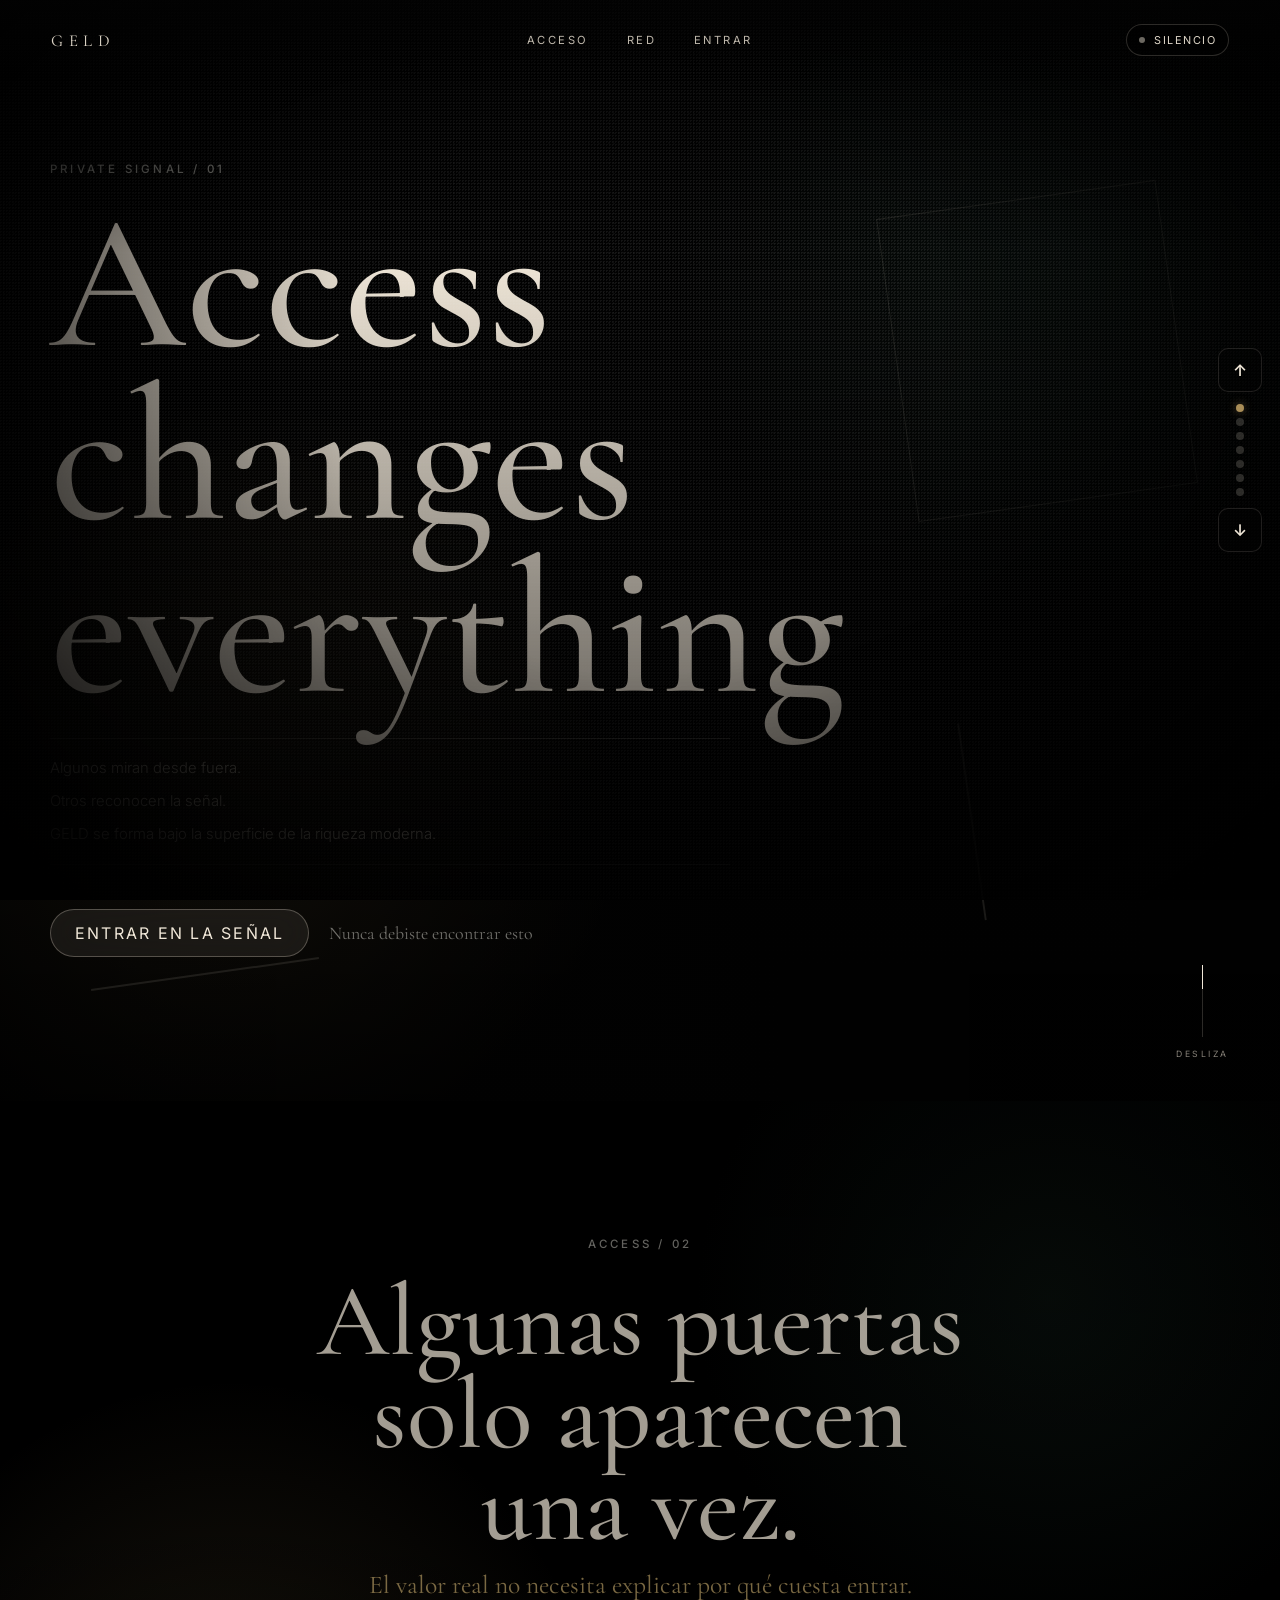
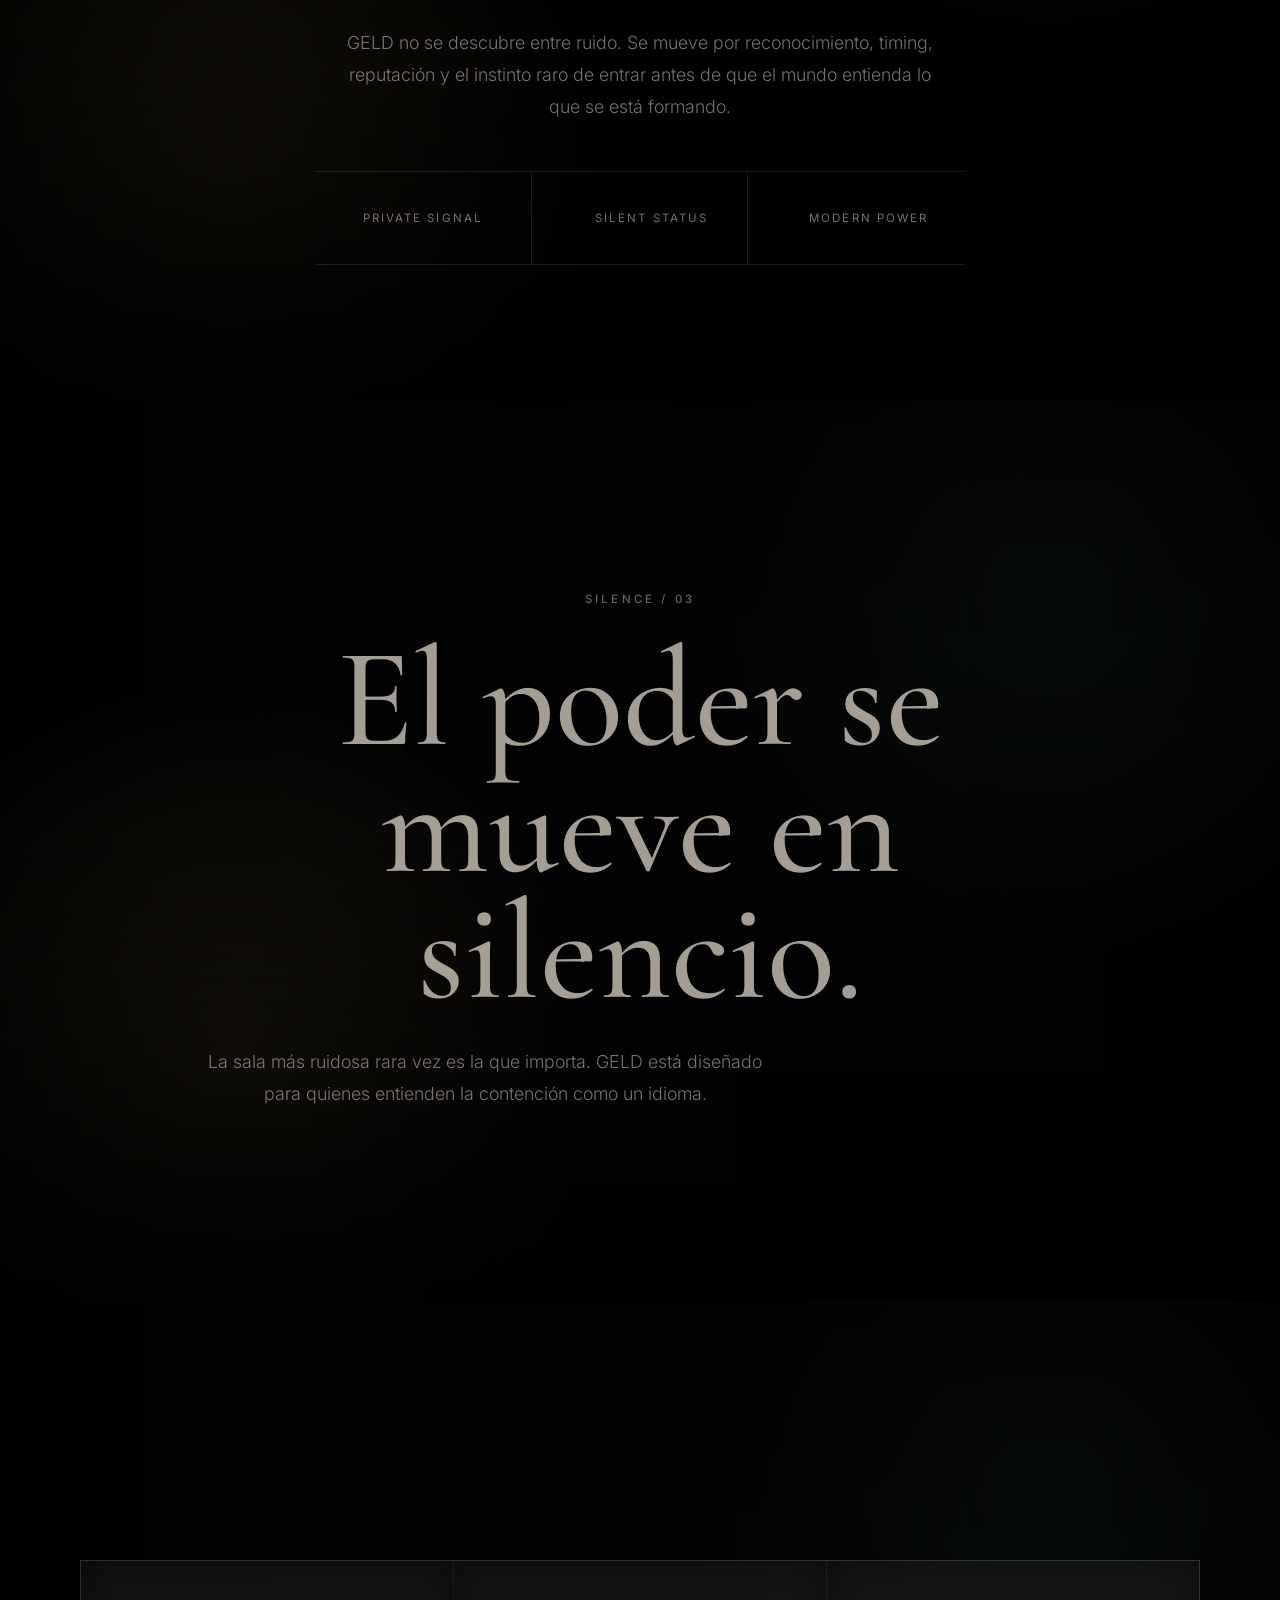
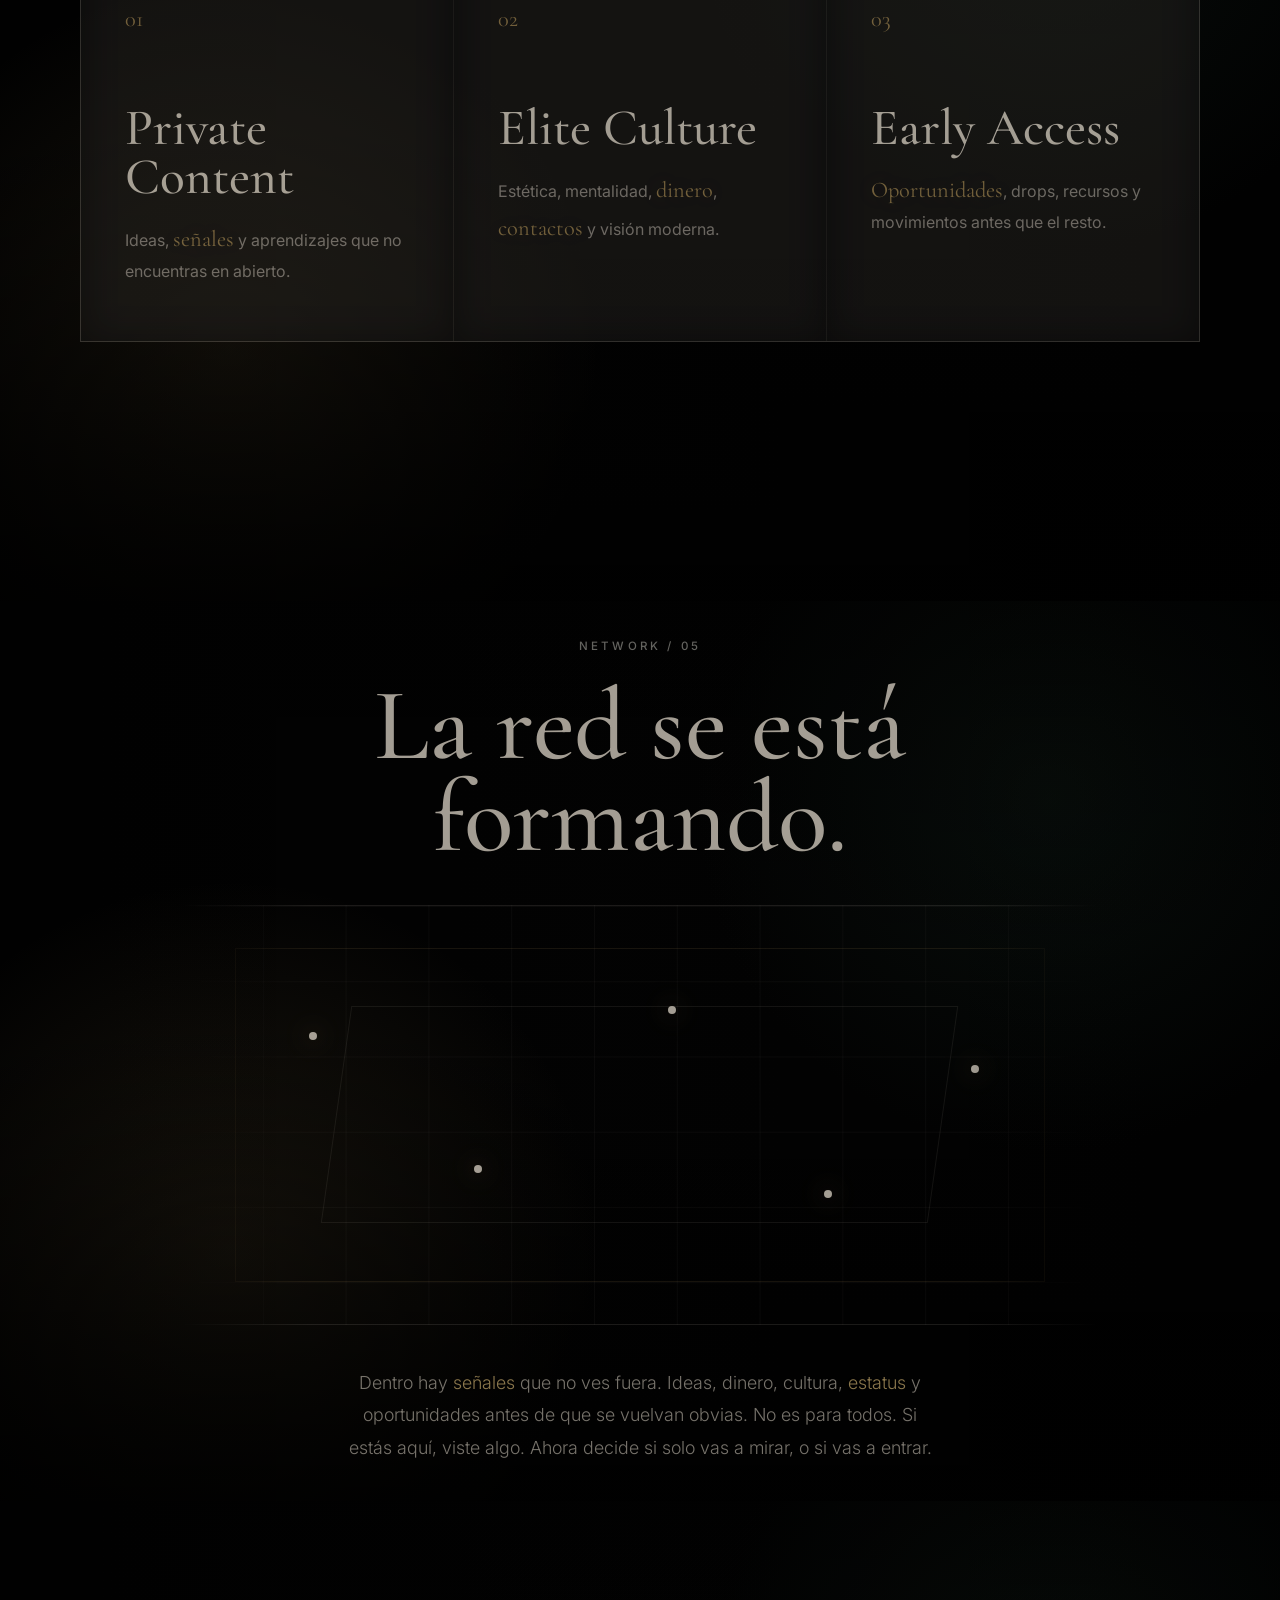
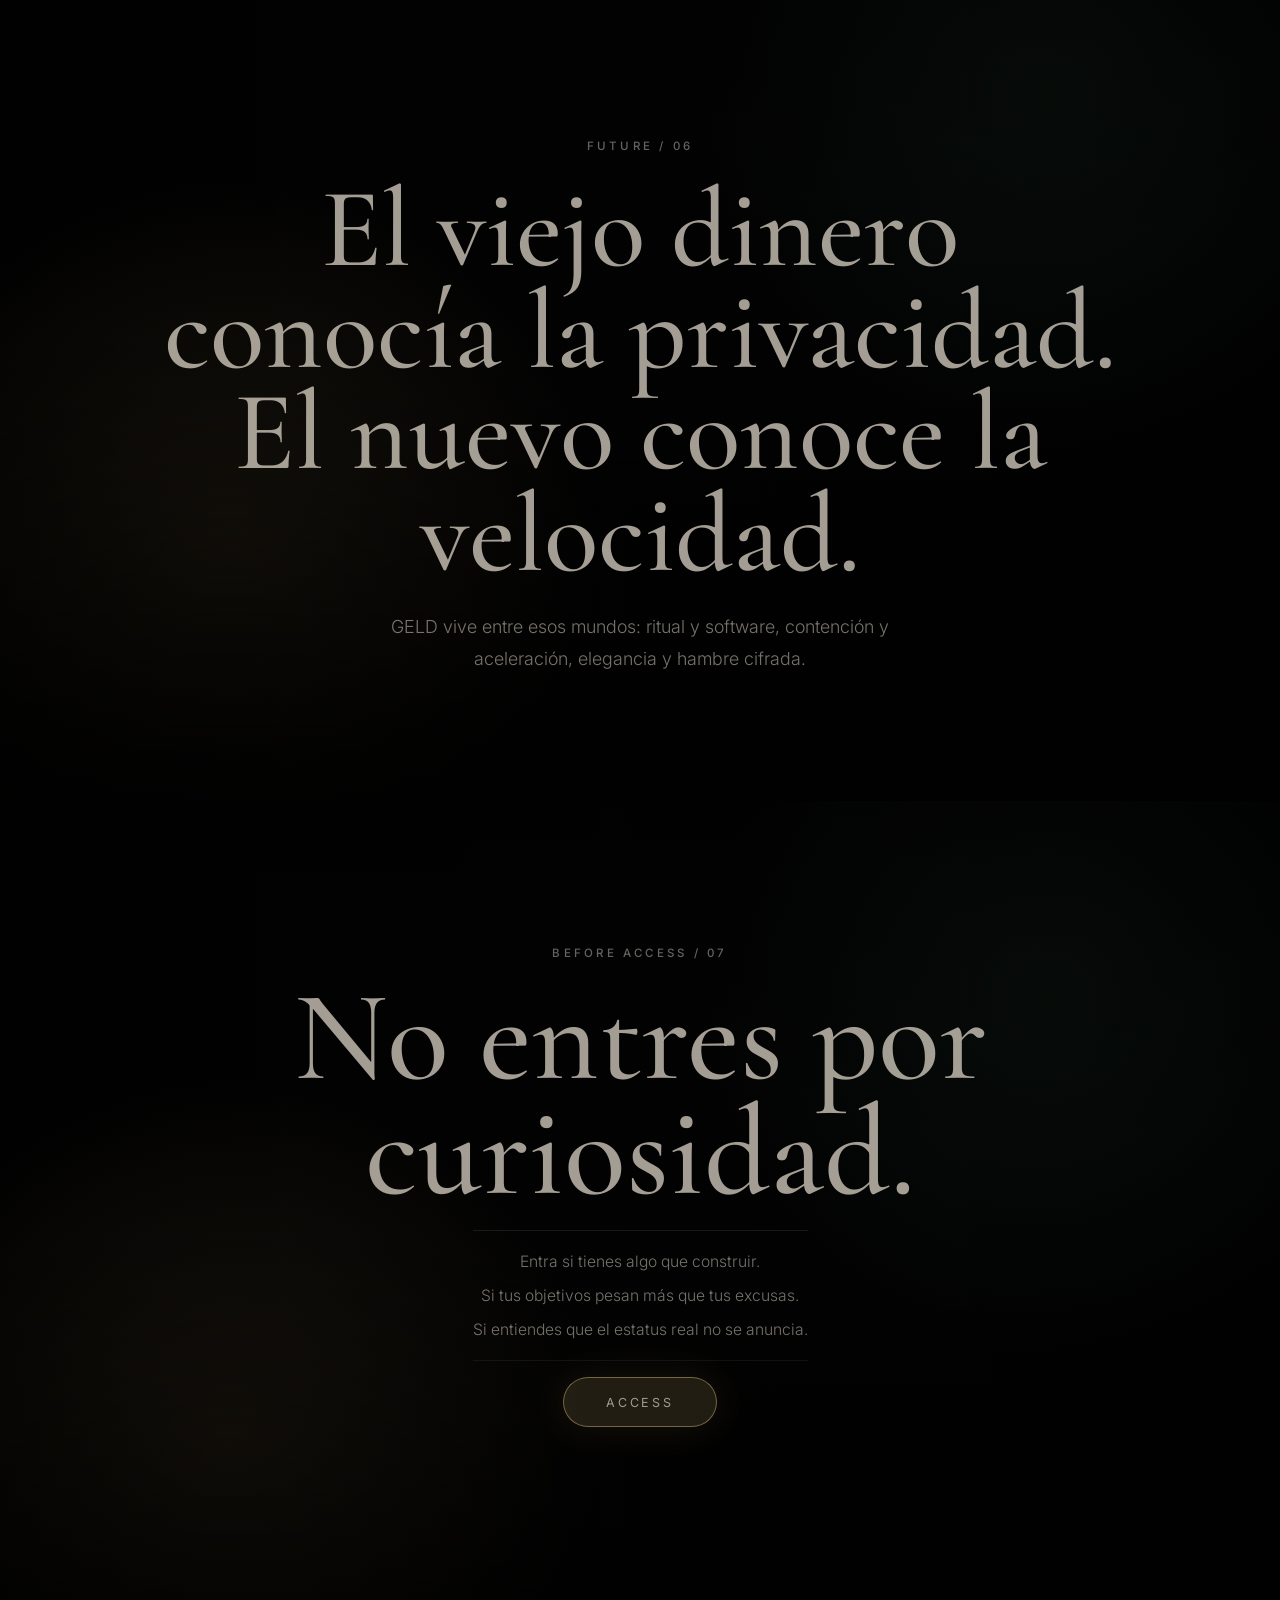
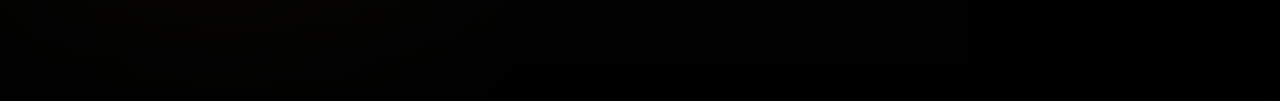
<file: index.html>
<!doctype html>
<html lang="es">
  <head>
    <meta charset="UTF-8" />
    <meta name="viewport" content="width=device-width, initial-scale=1.0" />
    <meta
      name="description"
      content="GELD is a private digital signal for future wealth, access, and quiet power."
    />
    <title>GELD - Private Signal</title>
    <link rel="preconnect" href="https://fonts.googleapis.com" />
    <link rel="preconnect" href="https://fonts.gstatic.com" crossorigin />
    <link
      href="https://fonts.googleapis.com/css2?family=Cormorant+Garamond:wght@400;500;600&family=Inter:wght@300;400;500;600&display=swap"
      rel="stylesheet"
    />
    <link rel="stylesheet" href="styles.css" />
  </head>
  <body>
    <div class="preloader" aria-hidden="true">
      <div class="preloader__mark">GELD</div>
      <div class="preloader__line"><span></span></div>
    </div>

    <canvas class="noise-field" aria-hidden="true"></canvas>
    <div class="grain" aria-hidden="true"></div>
    <div class="vignette" aria-hidden="true"></div>
    <div class="cursor" aria-hidden="true"></div>
    <div class="cursor-dot" aria-hidden="true"></div>

    <header class="topbar" aria-label="GELD navigation">
      <a class="brand magnetic" href="#intro" aria-label="GELD home">GELD</a>
      <nav class="nav-links" aria-label="Primary navigation">
        <a class="magnetic" href="#access">Acceso</a>
        <a class="magnetic" href="#network">Red</a>
        <a class="magnetic" href="#threshold">Entrar</a>
      </nav>
      <button class="audio-toggle magnetic" type="button" aria-pressed="false">
        <span class="audio-dot"></span>
        <span>Silencio</span>
      </button>
    </header>

    <nav id="section-nav" aria-label="Navegación de secciones">
      <button class="nav-btn" type="button" data-nav-prev aria-label="Sección anterior">↑</button>
      <div id="nav-dots" class="nav-dots" aria-hidden="false"></div>
      <button class="nav-btn" type="button" data-nav-next aria-label="Sección siguiente">↓</button>
    </nav>

    <main id="smooth-wrapper">
      <section class="hero scene" id="intro" data-theme="signal">
        <video
          class="scene-video"
          autoplay
          muted
          loop
          playsinline
          poster="https://images.unsplash.com/photo-1496747611176-843222e1e57c?auto=format&fit=crop&w=2200&q=85"
        >
          <source
            src="https://videos.pexels.com/video-files/853889/853889-hd_1920_1080_25fps.mp4"
            type="video/mp4"
          />
        </video>
        <div class="scene-image hero-fallback" aria-hidden="true"></div>
        <div class="hero__chrome" aria-hidden="true">
          <span></span>
          <span></span>
          <span></span>
        </div>
        <div class="scene-content hero-content">
          <p class="eyebrow reveal">Private Signal / 01</p>
          <h1 class="hero-title reveal">
            <span>Access</span>
            <span>changes</span>
            <span>everything</span>
          </h1>
          <div class="hero-laws reveal" aria-label="GELD principles">
            <p>Algunos miran desde fuera.</p>
            <p>Otros reconocen la señal.</p>
            <p>GELD se forma bajo la superficie de la riqueza moderna.</p>
          </div>
          <div class="hero-actions reveal">
            <a class="primary-cta magnetic" href="https://discord.gg/XQjuCmYg" target="_blank" rel="noopener noreferrer">Entrar en la Señal</a>
            <span class="whisper">Nunca debiste encontrar esto</span>
          </div>
        </div>
        <div class="scroll-cue" aria-hidden="true">
          <span></span>
          <small>Desliza</small>
        </div>
      </section>

      <section class="scene split-scene" id="access" data-theme="access">
        <div
          class="scene-image luxury-car-image"
          style="--image: url('https://unsplash.com/photos/b1rKiP0MzSo/download?force=true&w=2400')"
          aria-hidden="true"
        ></div>
        <div class="scene-content chapter">
          <p class="eyebrow reveal">Access / 02</p>
          <h2 class="chapter-title reveal">Algunas puertas solo aparecen una vez.</h2>
          <p class="value-line reveal">El valor real no necesita explicar por qué cuesta entrar.</p>
          <p class="chapter-copy reveal">
            GELD no se descubre entre ruido. Se mueve por reconocimiento, timing,
            reputación y el instinto raro de entrar antes de que el mundo
            entienda lo que se está formando.
          </p>
          <div class="chapter-grid reveal">
            <span>Private Signal</span>
            <span>Silent Status</span>
            <span>Modern Power</span>
          </div>
        </div>
      </section>

      <section class="scene editorial-scene" id="silence" data-theme="silence">
        <div
          class="scene-image silence-image"
          style="--image: url('https://unsplash.com/photos/8OBKKHrf73s/download?force=true&w=2200')"
          aria-hidden="true"
        ></div>
        <div class="scene-content editorial-panel">
          <p class="eyebrow reveal">Silence / 03</p>
          <blockquote class="quote reveal">El poder se mueve en silencio.</blockquote>
          <p class="chapter-copy reveal">
            La sala más ruidosa rara vez es la que importa. GELD está diseñado
            para quienes entienden la contención como un idioma.
          </p>
        </div>
      </section>

      <section class="scene wealth-scene" id="wealth" data-theme="wealth">
        <div
          class="scene-image"
          style="--image: url('https://images.unsplash.com/photo-1500530855697-b586d89ba3ee?auto=format&fit=crop&w=1800&q=85')"
          aria-hidden="true"
        ></div>
        <div class="wealth-stack">
          <article class="wealth-card reveal">
            <span>01</span>
            <h3>Private Content</h3>
            <p>Ideas, <span class="text-signal">señales</span> y aprendizajes que no encuentras en abierto.</p>
          </article>
          <article class="wealth-card reveal">
            <span>02</span>
            <h3>Elite Culture</h3>
            <p>Estética, mentalidad, <span class="text-signal">dinero</span>, <span class="text-signal">contactos</span> y visión moderna.</p>
          </article>
          <article class="wealth-card reveal">
            <span>03</span>
            <h3>Early Access</h3>
            <p><span class="text-signal">Oportunidades</span>, drops, recursos y movimientos antes que el resto.</p>
          </article>
        </div>
      </section>

      <section class="scene network-scene" id="network" data-theme="network">
        <div
          class="scene-image dubai-image"
          style="--image: url('https://unsplash.com/photos/88EbPHMFm3k/download?force=true&w=2400')"
          aria-hidden="true"
        ></div>
        <div class="scene-content network-copy">
          <p class="eyebrow reveal">Network / 05</p>
          <h2 class="chapter-title reveal">La red se está formando.</h2>
          <div class="signal-map reveal" aria-hidden="true">
            <span style="--x: 14%; --y: 30%"></span>
            <span style="--x: 32%; --y: 62%"></span>
            <span style="--x: 53%; --y: 24%"></span>
            <span style="--x: 70%; --y: 68%"></span>
            <span style="--x: 86%; --y: 38%"></span>
          </div>
          <p class="chapter-copy reveal">
            Dentro hay <span class="text-signal">señales</span> que no ves fuera.
            Ideas, dinero, cultura, <span class="text-signal">estatus</span> y
            oportunidades antes de que se vuelvan obvias. No es para todos. Si
            estás aquí, viste algo. Ahora decide si solo vas a mirar, o si vas a
            entrar.
          </p>
        </div>
      </section>

      <section class="scene future-scene" id="future" data-theme="future">
        <div
          class="scene-image future-image"
          style="--image: url('https://unsplash.com/photos/7i4YLibFcJM/download?force=true&w=2400')"
          aria-hidden="true"
        ></div>
        <div class="scene-content future-copy">
          <p class="eyebrow reveal">Future / 06</p>
          <h2 class="future-title reveal">El viejo dinero conocía la privacidad. El nuevo conoce la velocidad.</h2>
          <p class="chapter-copy reveal">
            GELD vive entre esos mundos: ritual y software, contención y
            aceleración, elegancia y hambre cifrada.
          </p>
        </div>
      </section>

      <section class="scene threshold-scene" id="threshold" data-theme="threshold">
        <div
          class="scene-image threshold-image"
          style="--image: url('https://unsplash.com/photos/XaVW0jy1hd4/download?force=true&w=2400')"
          aria-hidden="true"
        ></div>
        <div class="scene-content threshold-content">
          <p class="eyebrow reveal">Before Access / 07</p>
          <h2 class="threshold-title reveal">No entres por curiosidad.</h2>
          <div class="threshold-copy reveal">
            <p>Entra si tienes algo que construir.</p>
            <p>Si tus objetivos pesan más que tus excusas.</p>
            <p>Si entiendes que el estatus real no se anuncia.</p>
          </div>
          <button class="threshold-link" type="button" data-unlock-access>Access</button>
        </div>
      </section>

      <section class="scene final-scene is-locked" id="invitation" data-theme="invitation">
        <div
          class="scene-image"
          style="--image: url('https://images.pexels.com/photos/17717729/pexels-photo-17717729.jpeg?auto=compress&cs=tinysrgb&w=2400')"
          aria-hidden="true"
        ></div>
        <div class="final-orbit" aria-hidden="true"></div>
        <div class="scene-content final-content">
          <p class="eyebrow reveal">Final Invitation / 08</p>
          <h2 class="final-title reveal">La sala ya está en movimiento.</h2>
          <p class="final-copy reveal">
            Solicita acceso antes de que la señal desaparezca en manos privadas.
          </p>
          <form class="access-form reveal">
            <label for="email">Entrada privada</label>
            <div>
              <input id="email" name="email" type="email" placeholder="name@domain.com" autocomplete="email" />
              <button class="magnetic" type="submit">Solicitar Acceso</button>
            </div>
            <p class="form-note" role="status">La Red Espera</p>
          </form>
        </div>
      </section>
    </main>

    <section class="scene secret-scene" id="secret" aria-hidden="true">
      <div class="secret-overlay" aria-hidden="true"></div>
      <div class="scene-content secret-content">
        <h2 class="secret-title">Premium Server</h2>
        <p class="secret-sub">Private access - request entry</p>

        <form id="secret-form" class="secret-form" autocomplete="off">
          <label for="secret-email">Enter email:</label>
          <div class="secret-input-row">
            <input id="secret-email" name="email" type="email" required placeholder="name@domain.com" />
            <button type="submit" class="primary-cta">Send</button>
          </div>
          <p class="secret-note" aria-live="polite"></p>
        </form>

        <div class="secret-discord">
          <p>
            Accede a nuestro grupo gratuito en Discord y mantente dentro de la
            primera ola. El email sirve para la lista de espera de contenido
            exclusivo.
          </p>
          <a class="primary-cta discord-link" href="https://discord.gg/XQjuCmYg" target="_blank" rel="noopener noreferrer">Unirme</a>
        </div>
      </div>
    </section>

    <script src="script.js" defer></script>
  </body>
</html>
</file>
<file: styles.css>
:root {
  --black: #030303;
  --near: #080908;
  --smoke: #a6a19a;
  --warm: #f0e7d8;
  --silver: #c5c3bb;
  --gold: #a98d57;
  --green: #14241d;
  --line: rgba(240, 231, 216, 0.16);
  --ease: cubic-bezier(0.19, 1, 0.22, 1);
}

* {
  box-sizing: border-box;
}

html {
  background: var(--black);
  color: var(--warm);
  scroll-behavior: auto;
}

body {
  margin: 0;
  min-height: 100vh;
  overflow-x: hidden;
  background: var(--black);
  font-family: Inter, Arial, sans-serif;
  cursor: default;
}

a,
button,
input {
  font: inherit;
}

a {
  color: inherit;
  text-decoration: none;
}

button {
  color: inherit;
}

::selection {
  background: rgba(169, 141, 87, 0.35);
  color: var(--warm);
}

.preloader {
  position: fixed;
  inset: 0;
  z-index: 20;
  display: grid;
  place-items: center;
  background: #020202;
  transition: opacity 1.2s var(--ease), visibility 1.2s var(--ease);
}

.preloader.is-hidden {
  opacity: 0;
  visibility: hidden;
}

.preloader__mark {
  font-family: "Cormorant Garamond", Georgia, serif;
  font-size: clamp(2.8rem, 8vw, 8rem);
  letter-spacing: 0.18em;
  transform: translateX(0.08em);
}

.preloader__line {
  position: absolute;
  bottom: 20vh;
  width: min(280px, 52vw);
  height: 1px;
  overflow: hidden;
  background: rgba(240, 231, 216, 0.12);
}

.preloader__line span {
  display: block;
  width: 45%;
  height: 100%;
  background: var(--gold);
  animation: loadLine 1.8s var(--ease) infinite;
}

.grain,
.vignette,
.noise-field {
  position: fixed;
  inset: 0;
  pointer-events: none;
}

.noise-field {
  z-index: 2;
  opacity: 0.35;
  mix-blend-mode: screen;
}

.grain {
  z-index: 3;
  opacity: 0.15;
  background-image:
    radial-gradient(circle at 24% 18%, rgba(255, 255, 255, 0.5) 0 1px, transparent 1px),
    radial-gradient(circle at 78% 66%, rgba(255, 255, 255, 0.35) 0 1px, transparent 1px);
  background-size: 3px 3px, 5px 5px;
  animation: grainShift 0.75s steps(2) infinite;
}

.vignette {
  z-index: 4;
  background:
    radial-gradient(circle at 50% 42%, transparent 0 36%, rgba(0, 0, 0, 0.62) 74%, #000 100%),
    linear-gradient(180deg, rgba(0, 0, 0, 0.52), transparent 28%, rgba(0, 0, 0, 0.74));
}

.cursor,
.cursor-dot {
  position: fixed;
  z-index: 50;
  pointer-events: none;
  transform: translate(-50%, -50%);
  border-radius: 50%;
}

.cursor {
  width: 42px;
  height: 42px;
  border: 1px solid rgba(240, 231, 216, 0.38);
  box-shadow: 0 0 28px rgba(169, 141, 87, 0.12);
  transition: width 0.45s var(--ease), height 0.45s var(--ease), border-color 0.45s var(--ease);
}

.cursor-dot {
  width: 4px;
  height: 4px;
  background: var(--warm);
}

.cursor.is-active {
  width: 68px;
  height: 68px;
  border-color: rgba(169, 141, 87, 0.8);
}

.topbar {
  position: fixed;
  top: 0;
  left: 0;
  right: 0;
  z-index: 220;
  display: grid;
  grid-template-columns: 1fr auto 1fr;
  align-items: center;
  padding: 24px clamp(18px, 4vw, 56px);
  color: rgba(240, 231, 216, 0.82);
  mix-blend-mode: screen;
}

.brand {
  width: fit-content;
  font-family: "Cormorant Garamond", Georgia, serif;
  font-size: 1.05rem;
  letter-spacing: 0.34em;
}

.nav-links {
  display: flex;
  gap: clamp(18px, 3vw, 38px);
  font-size: 0.7rem;
  letter-spacing: 0.22em;
  text-transform: uppercase;
}

.audio-toggle {
  justify-self: end;
  display: inline-flex;
  align-items: center;
  gap: 9px;
  border: 1px solid rgba(240, 231, 216, 0.18);
  border-radius: 999px;
  padding: 8px 12px;
  background: rgba(3, 3, 3, 0.26);
  backdrop-filter: blur(18px);
  font-size: 0.68rem;
  letter-spacing: 0.14em;
  text-transform: uppercase;
}

.audio-dot {
  width: 6px;
  height: 6px;
  border-radius: 50%;
  background: rgba(240, 231, 216, 0.45);
  box-shadow: 0 0 0 transparent;
}

.audio-toggle[aria-pressed="true"] .audio-dot {
  background: var(--gold);
  box-shadow: 0 0 18px rgba(169, 141, 87, 0.8);
}

#smooth-wrapper {
  position: relative;
  inset: 0;
  width: 100%;
}

.scene {
  position: relative;
  display: grid;
  min-height: 100vh;
  overflow: hidden;
  isolation: isolate;
  background: var(--black);
  transition: opacity 0.9s var(--ease), transform 0.9s var(--ease);
}

.scene::before,
.scene::after {
  position: absolute;
  inset: 0;
  z-index: -1;
  content: "";
  pointer-events: none;
}

.scene::before {
  background:
    radial-gradient(circle at 18% 72%, rgba(169, 141, 87, 0.14), transparent 30%),
    radial-gradient(circle at 82% 22%, rgba(20, 36, 29, 0.34), transparent 28%),
    linear-gradient(90deg, rgba(0, 0, 0, 0.76), rgba(0, 0, 0, 0.18) 48%, rgba(0, 0, 0, 0.78));
}

.scene::after {
  background: linear-gradient(180deg, rgba(0, 0, 0, 0.38), transparent 45%, rgba(0, 0, 0, 0.88));
  opacity: 0.92;
  transition: opacity 1.1s var(--ease);
}

.scene.is-active::after {
  opacity: 0.72;
}

.scene .scene-content,
.scene .wealth-stack {
  transition: opacity 1s var(--ease);
}

.scene:not(.is-active) .scene-content,
.scene:not(.is-active) .wealth-stack {
  opacity: 0.68;
}

.scene.is-active .scene-content,
.scene.is-active .wealth-stack {
  opacity: 1;
}

.scene-video,
.scene-image {
  position: absolute;
  inset: -4%;
  z-index: -3;
  width: 108%;
  height: 108%;
  object-fit: cover;
  filter: saturate(0.68) contrast(1.12) brightness(0.54) blur(1px);
  transform: scale(1.04);
}

.scene-image {
  background-image: var(--image);
  background-position: center;
  background-size: cover;
}

.hero-fallback {
  --image: url("https://images.unsplash.com/photo-1500530855697-b586d89ba3ee?auto=format&fit=crop&w=2200&q=85");
  z-index: -4;
}

.luxury-car-image {
  background-color: #030303;
  background-position: 70% center;
  background-repeat: no-repeat;
  background-size: cover;
  filter: saturate(0.48) contrast(1.28) brightness(0.68) blur(0.1px);
}

.dubai-image {
  background-position: center;
  filter: saturate(0.68) contrast(1.2) brightness(0.72) blur(0.12px);
}

.silence-image {
  background-position: center;
  filter: saturate(0.5) contrast(1.32) brightness(0.52) blur(0.2px);
}

.future-image {
  background-position: center;
  filter: saturate(0.62) contrast(1.2) brightness(0.58) blur(0.12px);
}

.value-line {
  width: fit-content;
  margin: -6px 0 2px;
  padding-left: 18px;
  border-left: 1px solid rgba(169, 141, 87, 0.54);
  color: rgba(216, 185, 118, 0.82);
  font-family: "Cormorant Garamond", Georgia, serif;
  font-size: clamp(1.18rem, 2vw, 1.9rem);
  line-height: 1.2;
}

.scene-content {
  position: relative;
  z-index: 1;
  width: min(1180px, calc(100% - 36px));
  margin: 0 auto;
}

.hero {
  align-items: end;
  min-height: 112vh;
  padding: 18vh 0 16vh;
}

.hero__chrome span {
  position: absolute;
  border: 1px solid rgba(240, 231, 216, 0.1);
  transform: rotate(-8deg);
}

.hero__chrome span:nth-child(1) {
  right: 8vw;
  top: 22vh;
  width: 22vw;
  height: 34vh;
}

.hero__chrome span:nth-child(2) {
  left: 7vw;
  bottom: 14vh;
  width: 18vw;
  height: 1px;
}

.hero__chrome span:nth-child(3) {
  right: 24vw;
  bottom: 20vh;
  width: 1px;
  height: 22vh;
}

.hero-content {
  display: grid;
  gap: 22px;
}

.eyebrow {
  margin: 0;
  color: rgba(197, 195, 187, 0.74);
  font-size: 0.72rem;
  font-weight: 500;
  letter-spacing: 0.28em;
  text-transform: uppercase;
}

.hero-title,
.chapter-title,
.future-title,
.final-title,
.quote {
  margin: 0;
  font-family: "Cormorant Garamond", Georgia, serif;
  font-weight: 500;
  line-height: 0.9;
}

.hero-title {
  max-width: 980px;
  font-size: clamp(5rem, 15vw, 16rem);
  letter-spacing: 0;
}

.hero-title span {
  display: block;
}

.hero-copy,
.chapter-copy,
.final-copy {
  max-width: 590px;
  margin: 0;
  color: rgba(240, 231, 216, 0.72);
  font-size: clamp(1rem, 1.4vw, 1.24rem);
  font-weight: 300;
  line-height: 1.8;
}

.hero-laws {
  display: grid;
  max-width: 680px;
  gap: 10px;
  margin: 0;
  padding: 18px 0;
  border-top: 1px solid rgba(240, 231, 216, 0.16);
  border-bottom: 1px solid rgba(240, 231, 216, 0.12);
}

.hero-laws p {
  margin: 0;
  color: rgba(240, 231, 216, 0.72);
  font-size: clamp(0.92rem, 1.16vw, 1.08rem);
  font-weight: 300;
  line-height: 1.55;
}

.hero-actions {
  display: flex;
  flex-wrap: wrap;
  align-items: center;
  gap: 20px;
  margin-top: 22px;
}

.primary-cta,
.access-form button {
  display: inline-flex;
  min-height: 48px;
  align-items: center;
  justify-content: center;
  border: 1px solid rgba(240, 231, 216, 0.28);
  border-radius: 999px;
  padding: 0 24px;
  background: rgba(240, 231, 216, 0.08);
  color: var(--warm);
  letter-spacing: 0.14em;
  text-transform: uppercase;
  backdrop-filter: blur(18px);
  transition: background 0.6s var(--ease), border-color 0.6s var(--ease), transform 0.6s var(--ease);
}

.primary-cta:hover,
.access-form button:hover {
  border-color: rgba(169, 141, 87, 0.8);
  background: rgba(169, 141, 87, 0.14);
}

.whisper {
  color: rgba(197, 195, 187, 0.56);
  font-family: "Cormorant Garamond", Georgia, serif;
  font-size: 1.12rem;
}

.scroll-cue {
  position: absolute;
  right: clamp(20px, 4vw, 58px);
  bottom: 42px;
  z-index: 2;
  display: grid;
  justify-items: center;
  gap: 12px;
  color: rgba(240, 231, 216, 0.56);
  font-size: 0.65rem;
  letter-spacing: 0.24em;
  text-transform: uppercase;
}

.scroll-cue span {
  width: 1px;
  height: 72px;
  overflow: hidden;
  background: rgba(240, 231, 216, 0.18);
}

.scroll-cue span::after {
  display: block;
  width: 100%;
  height: 24px;
  background: var(--warm);
  content: "";
  animation: scrollPulse 2.8s var(--ease) infinite;
}

.split-scene {
  align-items: center;
}

.chapter {
  display: grid;
  max-width: 680px;
  margin-left: clamp(18px, 9vw, 130px);
  gap: 24px;
}

.chapter-title {
  max-width: 720px;
  font-size: clamp(3.4rem, 8vw, 8.8rem);
}

.chapter-grid {
  display: grid;
  width: min(100%, 650px);
  grid-template-columns: repeat(3, 1fr);
  margin-top: 24px;
  border-top: 1px solid var(--line);
  border-bottom: 1px solid var(--line);
}

.chapter-grid span {
  min-height: 92px;
  display: grid;
  align-items: center;
  border-right: 1px solid var(--line);
  color: rgba(240, 231, 216, 0.72);
  font-size: 0.72rem;
  letter-spacing: 0.18em;
  text-transform: uppercase;
}

.chapter-grid span:last-child {
  border-right: 0;
  padding-left: 24px;
}

.chapter-grid span:not(:first-child) {
  padding-left: 24px;
}

.editorial-scene {
  align-items: center;
}

.editorial-panel {
  display: grid;
  max-width: 900px;
  gap: 30px;
  text-align: center;
}

.quote {
  font-size: clamp(4rem, 11vw, 13rem);
}

.wealth-scene {
  align-items: center;
}

.wealth-stack {
  position: relative;
  z-index: 1;
  display: grid;
  width: min(1120px, calc(100% - 36px));
  grid-template-columns: repeat(3, 1fr);
  gap: 1px;
  margin: 0 auto;
  border: 1px solid var(--line);
  background: var(--line);
}

.wealth-card {
  min-height: 380px;
  padding: clamp(24px, 4vw, 44px);
  background: rgba(3, 3, 3, 0.62);
  backdrop-filter: blur(18px);
}

.wealth-card span {
  color: var(--gold);
  font-family: "Cormorant Garamond", Georgia, serif;
  font-size: 1.4rem;
}

.wealth-card h3 {
  margin: 72px 0 18px;
  font-family: "Cormorant Garamond", Georgia, serif;
  font-size: clamp(2.3rem, 4vw, 4.4rem);
  font-weight: 500;
  line-height: 0.95;
}

.wealth-card p {
  margin: 0;
  color: rgba(240, 231, 216, 0.62);
  line-height: 1.7;
}

.text-signal {
  color: rgba(216, 185, 118, 0.94);
  text-shadow: 0 0 22px rgba(169, 141, 87, 0.22);
}

.network-scene {
  align-items: center;
}

.network-copy {
  display: grid;
  gap: 26px;
}

.signal-map {
  position: relative;
  width: min(920px, 100%);
  height: clamp(240px, 42vw, 420px);
  margin: 16px 0;
  border-top: 1px solid var(--line);
  border-bottom: 1px solid var(--line);
  background:
    linear-gradient(rgba(240, 231, 216, 0.05) 1px, transparent 1px),
    linear-gradient(90deg, rgba(240, 231, 216, 0.05) 1px, transparent 1px);
  background-size: 9% 18%;
  mask-image: linear-gradient(90deg, transparent, #000 14%, #000 86%, transparent);
}

.signal-map::before,
.signal-map::after {
  position: absolute;
  inset: 10% 6%;
  border: 1px solid rgba(169, 141, 87, 0.2);
  content: "";
}

.signal-map::after {
  inset: 24% 17%;
  border-color: rgba(240, 231, 216, 0.11);
  transform: skewX(-8deg);
}

.signal-map span {
  position: absolute;
  left: var(--x);
  top: var(--y);
  width: 8px;
  height: 8px;
  border-radius: 50%;
  background: var(--warm);
  box-shadow: 0 0 26px rgba(169, 141, 87, 0.75);
  animation: breathe 4s var(--ease) infinite;
}

.future-scene {
  align-items: end;
  padding-bottom: 14vh;
}

.future-copy {
  display: grid;
  justify-items: end;
  gap: 26px;
  text-align: right;
}

.future-title {
  width: min(980px, 100%);
  font-size: clamp(3.4rem, 8.8vw, 10rem);
}

.future-copy .chapter-copy {
  margin-left: auto;
}

.threshold-scene {
  align-items: center;
}

.threshold-image {
  background-position: center;
  filter: saturate(0.52) contrast(1.25) brightness(0.44) blur(0.12px);
}

.threshold-content {
  display: grid;
  max-width: 980px;
  gap: 20px;
  justify-items: center;
  text-align: center;
  transform: translateY(-7vh);
}

#section-nav {
  position: fixed;
  right: 18px;
  top: 50%;
  z-index: 70;
  display: grid;
  gap: 12px;
  align-items: center;
  transform: translateY(-50%);
}

.nav-btn {
  display: inline-grid;
  width: 44px;
  height: 44px;
  place-items: center;
  border: 1px solid rgba(240, 231, 216, 0.12);
  border-radius: 10px;
  background: rgba(3, 3, 3, 0.36);
  color: var(--warm);
  cursor: pointer;
  font-weight: 600;
}

.nav-btn:active {
  transform: translateY(1px);
}

.nav-dots {
  display: grid;
  gap: 6px;
  justify-items: center;
}

.nav-dots button {
  width: 8px;
  height: 8px;
  border: 0;
  border-radius: 50%;
  padding: 0;
  background: rgba(240, 231, 216, 0.18);
  cursor: pointer;
}

.nav-dots button.active {
  background: var(--gold);
  box-shadow: 0 0 8px rgba(169, 141, 87, 0.5);
}

.threshold-title {
  max-width: 900px;
  margin: 0;
  font-family: "Cormorant Garamond", Georgia, serif;
  font-size: clamp(4rem, 10vw, 12rem);
  font-weight: 500;
  line-height: 0.9;
}

.threshold-copy {
  display: grid;
  max-width: 620px;
  gap: 9px;
  padding: 18px 0;
  border-top: 1px solid rgba(240, 231, 216, 0.14);
  border-bottom: 1px solid rgba(240, 231, 216, 0.1);
}

.threshold-copy p {
  margin: 0;
  color: rgba(240, 231, 216, 0.72);
  font-size: clamp(0.98rem, 1.2vw, 1.14rem);
  font-weight: 300;
  line-height: 1.6;
}

.threshold-link {
  position: relative;
  z-index: 8;
  display: inline-flex;
  min-height: 50px;
  align-items: center;
  justify-content: center;
  border: 1px solid rgba(216, 185, 118, 0.74);
  border-radius: 999px;
  margin-top: 0;
  padding: 0 42px;
  background: rgba(216, 185, 118, 0.22);
  color: rgba(240, 231, 216, 0.98);
  box-shadow: 0 0 38px rgba(169, 141, 87, 0.2);
  font-size: 0.78rem;
  letter-spacing: 0.22em;
  text-transform: uppercase;
  opacity: 1;
  visibility: visible;
  pointer-events: auto;
  cursor: pointer;
  transform: translateY(-4px);
  transition: border-color 0.6s var(--ease), background 0.6s var(--ease), box-shadow 0.6s var(--ease), transform 0.6s var(--ease);
}

.threshold-link:hover {
  border-color: rgba(240, 231, 216, 0.78);
  background: rgba(216, 185, 118, 0.32);
  box-shadow: 0 0 48px rgba(169, 141, 87, 0.28);
  transform: translateY(-7px);
}

.final-scene {
  min-height: 112vh;
  align-items: center;
  text-align: center;
}

.final-scene .scene-image {
  filter: saturate(0.54) contrast(1.24) brightness(0.5) blur(0.14px);
}

.final-scene.is-locked {
  display: none;
}

body.access-mode #smooth-wrapper .scene:not(.final-scene) {
  display: none;
}

.secret-scene {
  position: fixed;
  inset: 0;
  z-index: 100;
  display: none;
  place-items: center;
  background: rgba(0, 0, 0, 0.82);
}

.secret-scene[aria-hidden="false"] {
  display: grid;
}

.secret-overlay {
  position: absolute;
  inset: 0;
  background: linear-gradient(180deg, rgba(0, 0, 0, 0.6), rgba(0, 0, 0, 0.85));
  pointer-events: none;
}

.secret-content {
  position: relative;
  z-index: 110;
  width: min(640px, calc(100% - 48px));
  padding: 36px;
  border: 1px solid rgba(240, 231, 216, 0.08);
  border-radius: 14px;
  background: rgba(3, 3, 3, 0.6);
  color: var(--warm);
  text-align: center;
  backdrop-filter: blur(8px);
  box-shadow: 0 10px 40px rgba(0, 0, 0, 0.6), 0 0 80px rgba(169, 141, 87, 0.03) inset;
}

.secret-title {
  margin: 0 0 6px;
  font-family: "Cormorant Garamond", Georgia, serif;
  font-size: 2.6rem;
}

.secret-sub {
  margin: 0 0 18px;
  color: rgba(240, 231, 216, 0.72);
}

.secret-form label {
  display: block;
  margin-bottom: 8px;
  color: rgba(240, 231, 216, 0.6);
  font-size: 0.7rem;
  letter-spacing: 0.14em;
  text-transform: uppercase;
}

.secret-input-row {
  display: flex;
  align-items: center;
  justify-content: center;
  gap: 10px;
}

.secret-input-row input {
  min-width: 220px;
  border: 1px solid rgba(240, 231, 216, 0.08);
  border-radius: 8px;
  padding: 12px 14px;
  background: rgba(255, 255, 255, 0.02);
  color: var(--warm);
}

.secret-input-row input:focus {
  outline: none;
}

.secret-input-row .primary-cta {
  border: 1px solid rgba(240, 231, 216, 0.28);
  border-radius: 999px;
  padding: 12px 20px;
  background: rgba(240, 231, 216, 0.08);
}

.secret-note {
  margin-top: 12px;
  color: rgba(169, 141, 87, 0.9);
}

.secret-discord {
  display: grid;
  gap: 14px;
  margin-top: 22px;
  text-align: center;
}

.secret-discord p {
  max-width: 520px;
  margin: 0 auto;
  color: rgba(240, 231, 216, 0.78);
  font-size: 0.9rem;
  line-height: 1.6;
}

.secret-discord .discord-link {
  width: fit-content;
  margin: 0 auto;
  padding: 12px 24px;
  letter-spacing: 0.18em;
}

.crash body,
.crash .scene-content,
.crash header,
.crash .topbar,
.crash .nav-links {
  animation: glitch-translate 0.7s steps(1, end) both;
  filter: contrast(1.1) saturate(1.05) brightness(0.88) hue-rotate(-4deg) blur(0.35px);
}

.crash::before,
.crash::after {
  position: fixed;
  inset: 0;
  z-index: 95;
  content: "";
  pointer-events: none;
}

.crash::before {
  background: linear-gradient(90deg, rgba(0, 255, 90, 0.03), transparent 12%);
  mix-blend-mode: screen;
  animation: glitch-rgb 0.8s steps(3, end) infinite;
}

.crash::after {
  opacity: 0.65;
  background:
    repeating-linear-gradient(0deg, rgba(0, 0, 0, 0.12) 0 1px, rgba(0, 0, 0, 0.02) 1px 2px),
    linear-gradient(180deg, rgba(0, 255, 90, 0.015), transparent 30%);
  mix-blend-mode: multiply;
  animation: glitch-rgb 0.8s steps(4, end) infinite;
}

.final-orbit {
  position: absolute;
  left: 50%;
  top: 50%;
  width: min(76vw, 760px);
  aspect-ratio: 1;
  border: 1px solid rgba(240, 231, 216, 0.1);
  border-radius: 50%;
  transform: translate(-50%, -50%);
  animation: orbit 18s linear infinite;
}

.final-orbit::before,
.final-orbit::after {
  position: absolute;
  inset: 13%;
  border: 1px solid rgba(169, 141, 87, 0.13);
  border-radius: 50%;
  content: "";
}

.final-orbit::after {
  inset: 31%;
}

.final-content {
  display: grid;
  justify-items: center;
  gap: 24px;
}

.final-title {
  max-width: 1000px;
  font-size: clamp(4rem, 10vw, 12rem);
}

.final-copy {
  margin-bottom: 16px;
}

.access-form {
  display: grid;
  width: min(590px, 100%);
  gap: 12px;
}

.access-form label {
  color: rgba(197, 195, 187, 0.62);
  font-size: 0.68rem;
  letter-spacing: 0.22em;
  text-align: left;
  text-transform: uppercase;
}

.access-form div {
  display: grid;
  grid-template-columns: 1fr auto;
  gap: 10px;
  padding: 8px;
  border: 1px solid rgba(240, 231, 216, 0.16);
  border-radius: 999px;
  background: rgba(3, 3, 3, 0.5);
  backdrop-filter: blur(22px);
}

.access-form input {
  min-width: 0;
  border: 0;
  outline: 0;
  padding: 0 18px;
  background: transparent;
  color: var(--warm);
}

.access-form input::placeholder {
  color: rgba(240, 231, 216, 0.38);
}

.access-form button {
  border-radius: 999px;
  border-color: rgba(169, 141, 87, 0.34);
  background: rgba(169, 141, 87, 0.18);
}

.form-note {
  min-height: 20px;
  margin: 0;
  color: rgba(169, 141, 87, 0.76);
  font-size: 0.7rem;
  letter-spacing: 0.18em;
  text-align: left;
  text-transform: uppercase;
}

.reveal {
  opacity: 0;
  transform: translateY(46px);
  transition: opacity 1.4s var(--ease), transform 1.4s var(--ease);
}

.reveal.is-visible {
  opacity: 1;
  transform: translateY(0);
}

.magnetic {
  will-change: transform;
}

@keyframes loadLine {
  from {
    transform: translateX(-110%);
  }
  to {
    transform: translateX(230%);
  }
}

@keyframes grainShift {
  0% {
    transform: translate(0, 0);
  }
  50% {
    transform: translate(-1%, 1%);
  }
  100% {
    transform: translate(1%, -1%);
  }
}

@keyframes scrollPulse {
  from {
    transform: translateY(-28px);
  }
  to {
    transform: translateY(82px);
  }
}

@keyframes breathe {
  0%,
  100% {
    opacity: 0.35;
    transform: scale(0.75);
  }
  50% {
    opacity: 1;
    transform: scale(1.35);
  }
}

@keyframes orbit {
  to {
    transform: translate(-50%, -50%) rotate(360deg);
  }
}

@keyframes glitch-translate {
  0% {
    transform: translate3d(0, 0, 0);
  }
  10% {
    transform: translate3d(-12px, -4px, 0) rotate(-0.6deg);
  }
  20% {
    transform: translate3d(10px, 6px, 0) rotate(0.8deg);
  }
  40% {
    transform: translate3d(6px, 4px, 0) rotate(0.3deg);
  }
  70% {
    transform: translate3d(-10px, -5px, 0) rotate(-0.6deg);
  }
  100% {
    transform: translate3d(0, 0, 0);
  }
}

@keyframes glitch-rgb {
  0% {
    clip-path: inset(0 0 0 0);
  }
  20% {
    clip-path: inset(10% 0 70% 0);
  }
  40% {
    clip-path: inset(70% 0 10% 0);
  }
  60% {
    clip-path: inset(30% 0 40% 0);
  }
  100% {
    clip-path: inset(0 0 0 0);
  }
}

@media (max-width: 860px) {
  body {
    cursor: auto;
  }

  .cursor,
  .cursor-dot {
    display: none;
  }

  #smooth-wrapper {
    position: relative;
  }

  .topbar {
    grid-template-columns: 1fr auto;
    gap: 14px;
    padding: 18px;
    mix-blend-mode: normal;
  }

  .nav-links {
    display: none;
  }

  #section-nav {
    display: none;
  }

  .audio-toggle {
    padding: 8px 10px;
  }

  .hero {
    min-height: 100svh;
    padding: 18vh 0 12vh;
  }

  .scene {
    min-height: 100svh;
  }

  .hero-title {
    font-size: clamp(4.5rem, 24vw, 8rem);
  }

  .hero-actions {
    align-items: flex-start;
    flex-direction: column;
  }

  .scroll-cue {
    display: none;
  }

  .chapter {
    margin: 0 auto;
  }

  .chapter-title,
  .future-title,
  .final-title,
  .quote {
    font-size: clamp(3.3rem, 17vw, 6.7rem);
  }

  .chapter-grid,
  .wealth-stack {
    grid-template-columns: 1fr;
  }

  .chapter-grid span {
    min-height: 64px;
    border-right: 0;
    border-bottom: 1px solid var(--line);
    padding-left: 0;
  }

  .chapter-grid span:not(:first-child),
  .chapter-grid span:last-child {
    padding-left: 0;
  }

  .chapter-grid span:last-child {
    border-bottom: 0;
  }

  .wealth-stack {
    margin: 90px auto;
  }

  .wealth-card {
    min-height: 250px;
  }

  .wealth-card h3 {
    margin-top: 42px;
  }

  .future-scene {
    align-items: center;
    padding-bottom: 0;
  }

  .future-copy {
    justify-items: start;
    text-align: left;
  }

  .future-copy .chapter-copy {
    margin-left: 0;
  }

  .threshold-title {
    font-size: clamp(3.3rem, 17vw, 6.7rem);
  }

  .threshold-content {
    transform: translateY(-3vh);
  }

  .access-form div {
    grid-template-columns: 1fr;
    border-radius: 24px;
  }

  .access-form input {
    min-height: 48px;
  }
}

@media (prefers-reduced-motion: reduce) {
  *,
  *::before,
  *::after {
    animation-duration: 0.01ms !important;
    animation-iteration-count: 1 !important;
    scroll-behavior: auto !important;
    transition-duration: 0.01ms !important;
  }

  #smooth-wrapper {
    position: relative;
    transform: none !important;
  }
}

/* Final layout polish */
body {
  cursor: auto;
}

.cursor,
.cursor-dot,
.noise-field {
  display: none !important;
}

#smooth-wrapper {
  position: relative !important;
  transform: none !important;
  will-change: auto;
}

.scene-video,
.scene-image {
  transform: scale(1.04) !important;
  will-change: auto;
}

.topbar {
  color: rgba(240, 231, 216, 0.92);
  background: linear-gradient(180deg, rgba(3, 3, 3, 0.58), rgba(3, 3, 3, 0));
  mix-blend-mode: normal;
}

.nav-links {
  display: flex;
}

.nav-links a {
  opacity: 0.86;
  transition: opacity 0.45s var(--ease), color 0.45s var(--ease);
}

.nav-links a:hover {
  color: rgba(216, 185, 118, 0.94);
  opacity: 1;
}

.chapter,
.network-copy,
.future-copy {
  margin-right: auto;
  margin-left: auto;
  justify-items: center;
  text-align: center;
}

.chapter {
  margin-left: auto;
}

.value-line {
  margin-right: auto;
  margin-left: auto;
  padding-right: 18px;
  border-left: 0;
}

.network-copy .chapter-copy,
.future-copy .chapter-copy {
  margin-right: auto;
  margin-left: auto;
}

.future-copy {
  max-width: 980px;
}

.threshold-link {
  opacity: 1 !important;
  visibility: visible !important;
  transform: translateY(-4px);
}

@media (max-width: 860px) {
  .topbar {
    grid-template-columns: auto 1fr auto;
  }

  .nav-links {
    display: flex;
    justify-content: center;
    gap: 14px;
    font-size: 0.62rem;
    letter-spacing: 0.16em;
  }

  .future-copy {
    justify-items: center;
    text-align: center;
  }
}

@media (max-width: 520px) {
  .topbar {
    grid-template-columns: 1fr auto;
  }

  .nav-links {
    display: none;
  }
}
</file>
